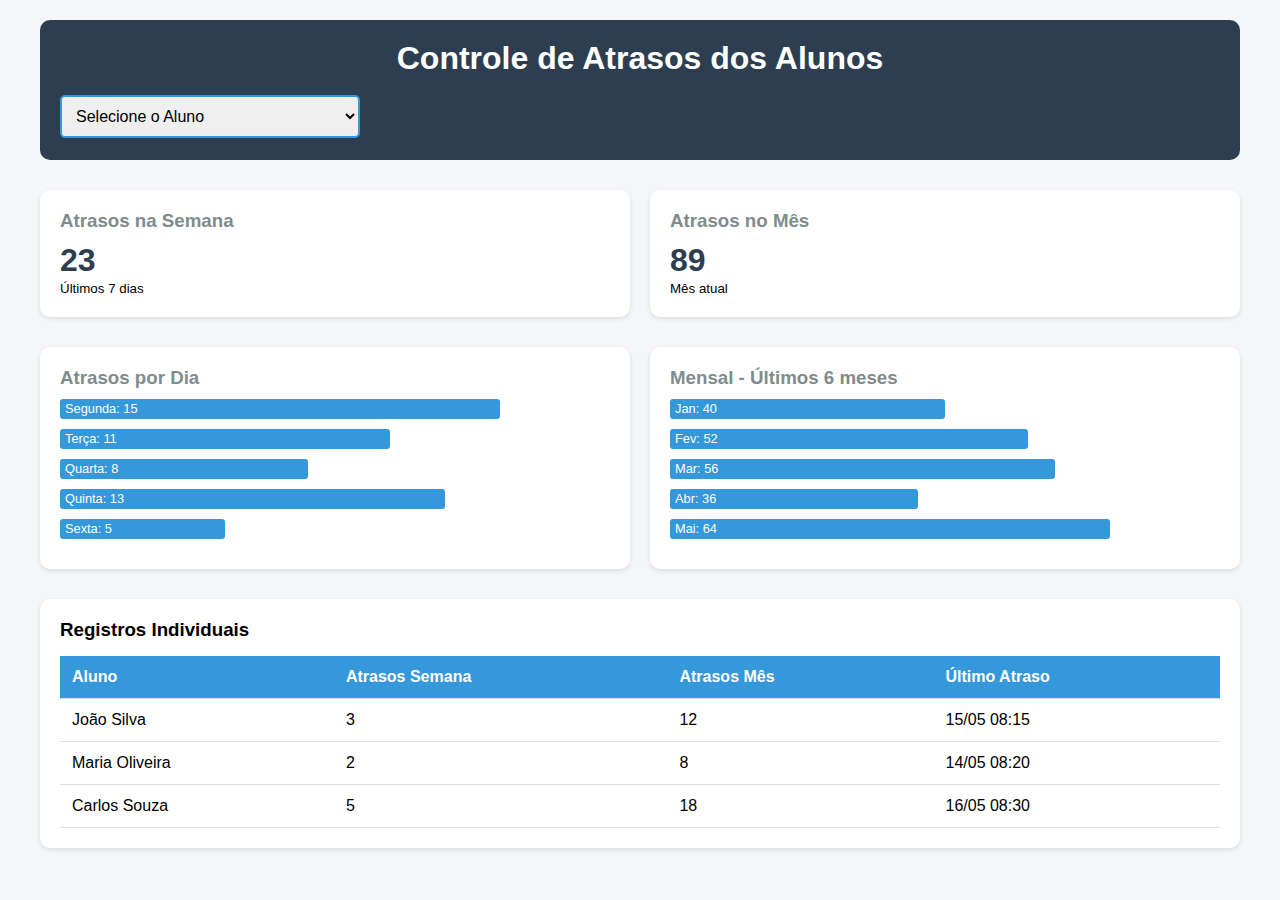
<file: dash.html>
<!DOCTYPE html>
<html lang="pt-br">
<head>
    <meta charset="UTF-8">
    <meta name="viewport" content="width=device-width, initial-scale=1.0">
    <title>Dashboard de Atrasos Escolares</title>
    <style>
        * {
            margin: 0;
            padding: 0;
            box-sizing: border-box;
            font-family: 'Segoe UI', Tahoma, Geneva, Verdana, sans-serif;
        }

        body {
            background-color: #f5f6fa;
            padding: 20px;
        }

        .container {
            max-width: 1200px;
            margin: 0 auto;
        }

        .header {
            text-align: center;
            margin-bottom: 30px;
            padding: 20px;
            background-color: #2c3e50;
            color: white;
            border-radius: 10px;
        }

        .filter-section {
            margin-bottom: 2px;
            text-align: left;
        }

        #filterInput {
            padding: 10px;
            width: 300px;
            border: 2px solid #3498db;
            border-radius: 5px;
            font-size: 16px;
        }

        .cards-container {
            display: grid;
            grid-template-columns: repeat(auto-fit, minmax(250px, 1fr));
            gap: 20px;
            margin-bottom: 30px;
        }

        .card {
            background-color: white;
            padding: 20px;
            border-radius: 10px;
            box-shadow: 0 2px 5px rgba(0,0,0,0.1);
        }

        .card h3 {
            color: #7f8c8d;
            margin-bottom: 10px;
        }

        .card .value {
            font-size: 2em;
            font-weight: bold;
            color: #2c3e50;
        }

        .charts-container {
            display: grid;
            grid-template-columns: 1fr 1fr;
            gap: 20px;
            margin-bottom: 30px;
        }

        .student-list {
            background-color: white;
            padding: 20px;
            border-radius: 10px;
            box-shadow: 0 2px 5px rgba(0,0,0,0.1);
        }

        table {
            width: 100%;
            border-collapse: collapse;
            margin-top: 15px;
        }

        th, td {
            padding: 12px;
            text-align: left;
            border-bottom: 1px solid #ddd;
        }

        th {
            background-color: #3498db;
            color: white;
        }

        tr:hover {
            background-color: #f5f5f5;
        }

        .bar {
            height: 20px;
            background-color: #3498db;
            margin-bottom: 10px;
            border-radius: 3px;
            color: white;
            padding: 2px 5px;
            font-size: 0.8em;
        }

        @media (max-width: 768px) {
            .charts-container {
                grid-template-columns: 1fr;
            }
            
            #filterInput {
               
                position: absolute;
            }
        }
    </style>
</head>
<body>
    <div class="container">
        <div class="header">
            <h1>Controle de Atrasos dos Alunos</h1>
            <div class="filter-section">
                <br>
            <select name="nmnm" id="filterInput">
                <option value="valor2" selected>Selecione o Aluno</option> 
                <option value="valor1">Maria Oliveira</option>
                 <option value="valor3">João Silva</option>
                 <option value="valor4"> Carlos Joao</option>
            </select>                
            </div>
        </div>

        <div class="cards-container">
            <div class="card">
                <h3>Atrasos na Semana</h3>
                <div class="value" id="weeklyTotal">23</div>
                <small>Últimos 7 dias</small>
            </div>

            <div class="card">
                <h3>Atrasos no Mês</h3>
                <div class="value" id="monthlyTotal">89</div>
                <small>Mês atual</small>
            </div>
        </div>

        <div class="charts-container">
            <div class="card">
                <h3>Atrasos por Dia</h3>
                <div class="bar" style="width: 80%">Segunda: 15</div>
                <div class="bar" style="width: 60%">Terça: 11</div>
                <div class="bar" style="width: 45%">Quarta: 8</div>
                <div class="bar" style="width: 70%">Quinta: 13</div>
                <div class="bar" style="width: 30%">Sexta: 5</div>
            </div>

            <div class="card">
                <h3>Mensal - Últimos 6 meses</h3>
                <div class="bar" style="width: 50%">Jan: 40</div>
                <div class="bar" style="width: 65%">Fev: 52</div>
                <div class="bar" style="width: 70%">Mar: 56</div>
                <div class="bar" style="width: 45%">Abr: 36</div>
                <div class="bar" style="width: 80%">Mai: 64</div>
            </div>
        </div>

        <div class="student-list">
            <h3>Registros Individuais</h3>
            <table id="studentTable">
                <thead>
                    <tr>
                        <th>Aluno</th>
                        <th>Atrasos Semana</th>
                        <th>Atrasos Mês</th>
                        <th>Último Atraso</th>
                    </tr>
                </thead>
                <tbody>
                    <tr>
                        <td>João Silva</td>
                        <td>3</td>
                        <td>12</td>
                        <td>15/05 08:15</td>
                    </tr>
                    <tr>
                        <td>Maria Oliveira</td>
                        <td>2</td>
                        <td>8</td>
                        <td>14/05 08:20</td>
                    </tr>
                    <tr>
                        <td>Carlos Souza</td>
                        <td>5</td>
                        <td>18</td>
                        <td>16/05 08:30</td>
                    </tr>
                    <!-- Adicione mais linhas conforme necessário -->
                </tbody>
            </table>
        </div>
    </div>

    <script>
        // Função para filtrar alunos
        document.getElementById('filterInput').addEventListener('input', function(e) {
            const filter = e.target.value.toLowerCase();
            const rows = document.querySelectorAll('#studentTable tbody tr');
            
            rows.forEach(row => {
                const name = row.cells[0].textContent.toLowerCase();
                row.style.display = name.includes(filter) ? '' : 'none';
            });
        });

        // Dados dinâmicos (exemplo)
        const updateData = () => {
            // Aqui você pode adicionar lógica para atualizar os dados dinamicamente
            // Exemplo: fetch API para buscar dados atualizados
        };

        // Atualizar dados a cada 1 minuto (exemplo)
        setInterval(updateData, 60000);
    </script>
</body>
</html>
</file>
